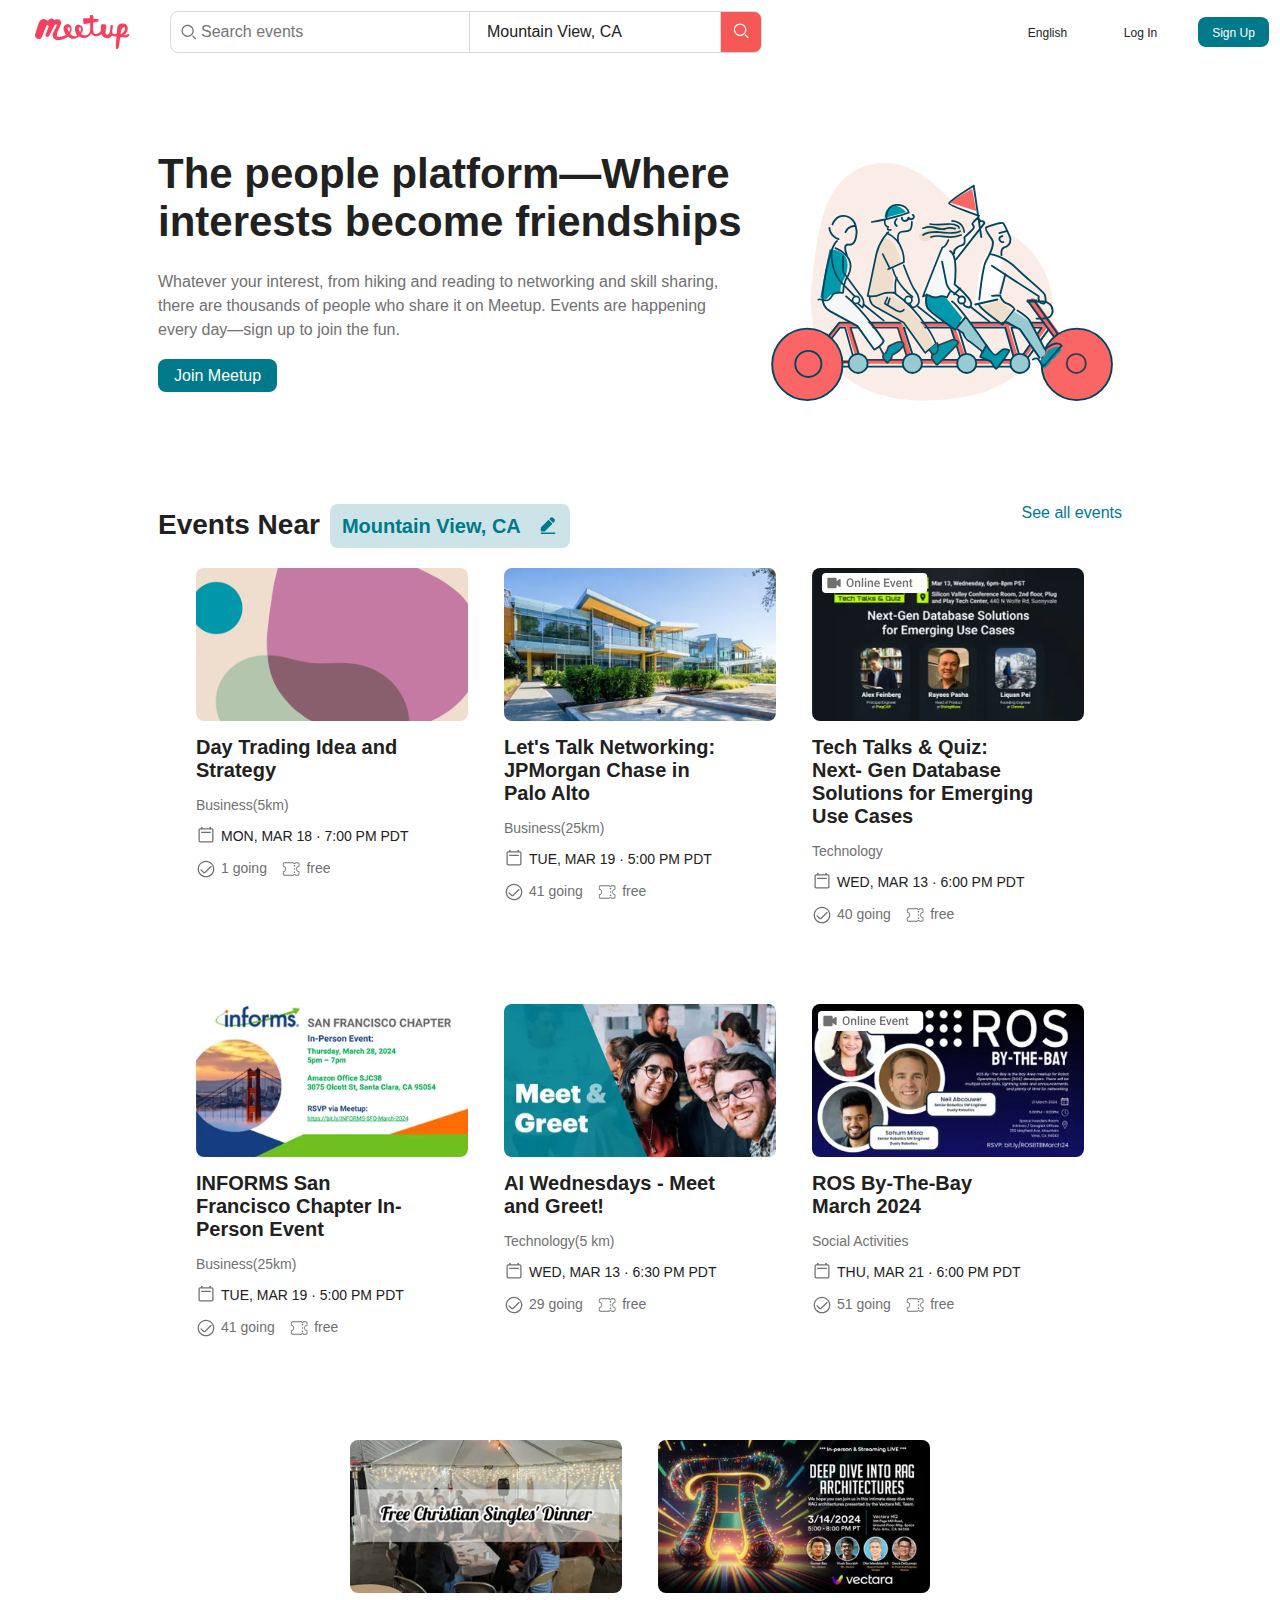
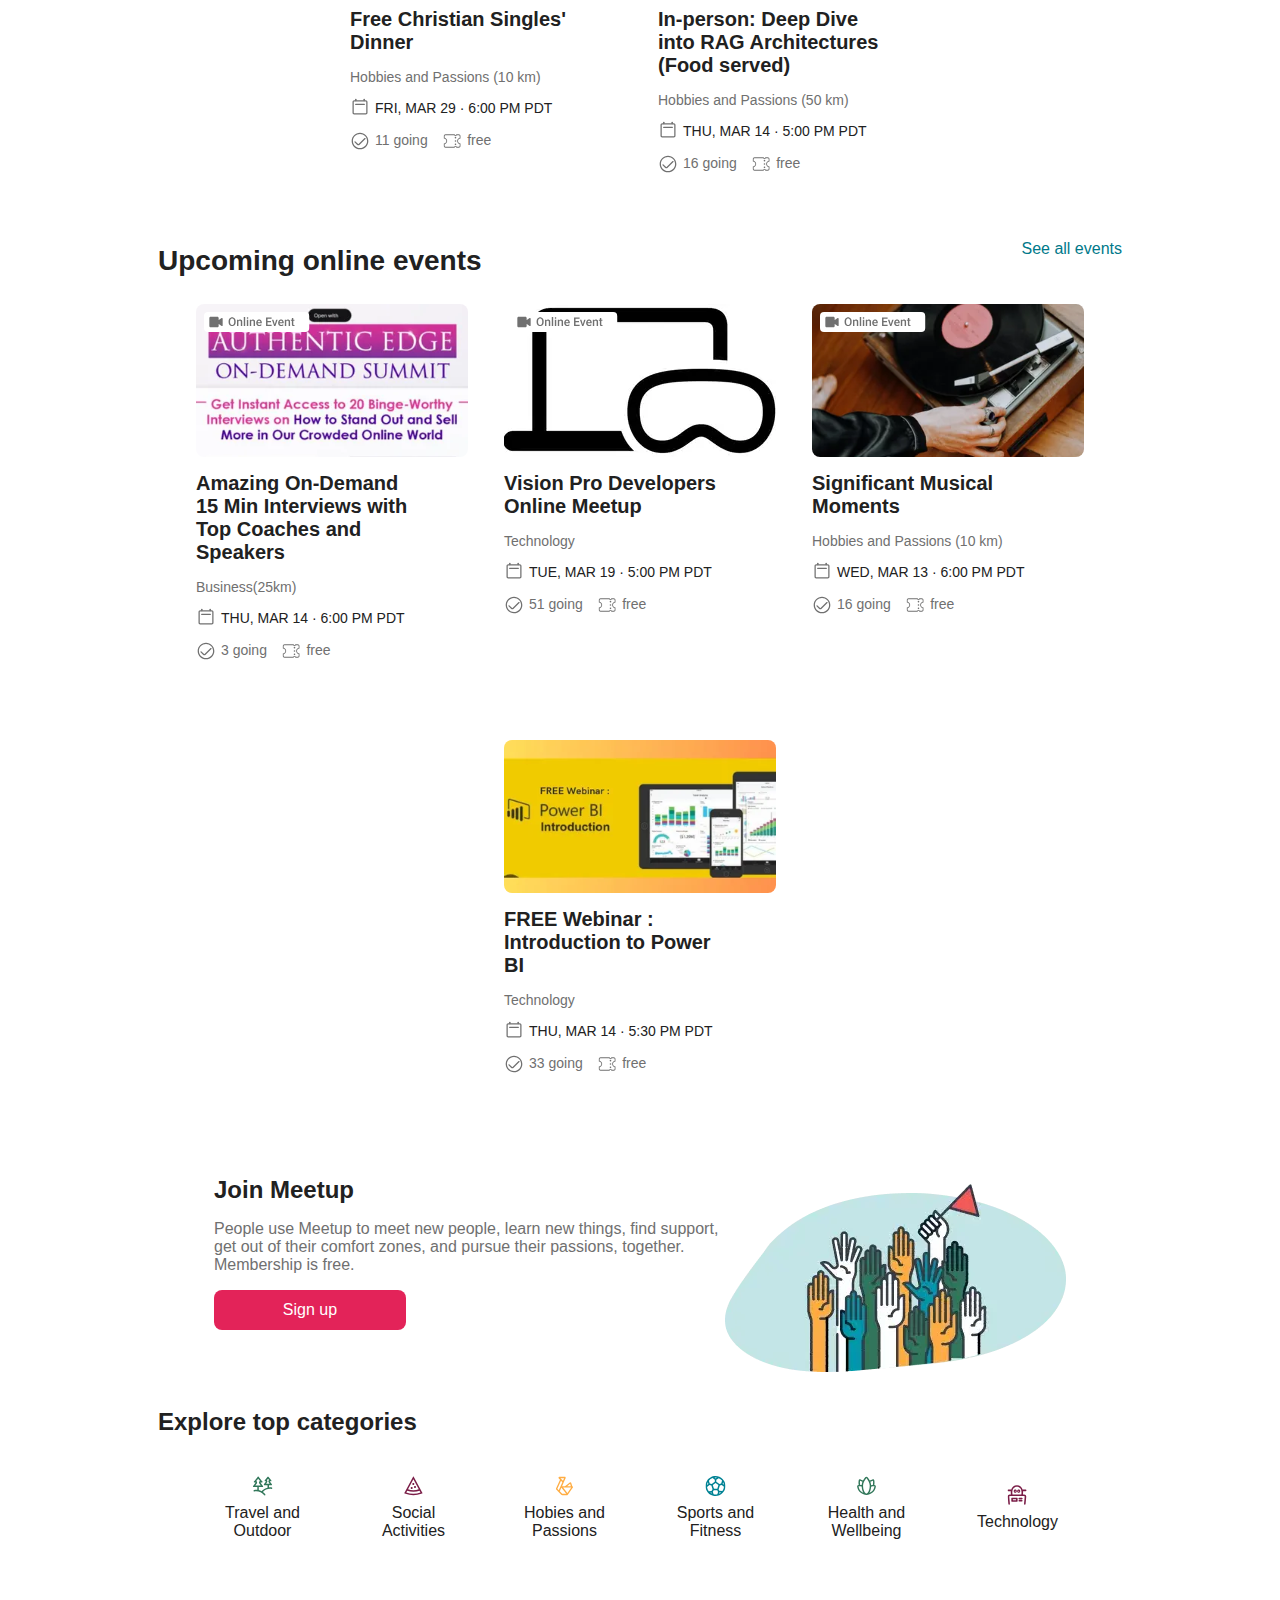
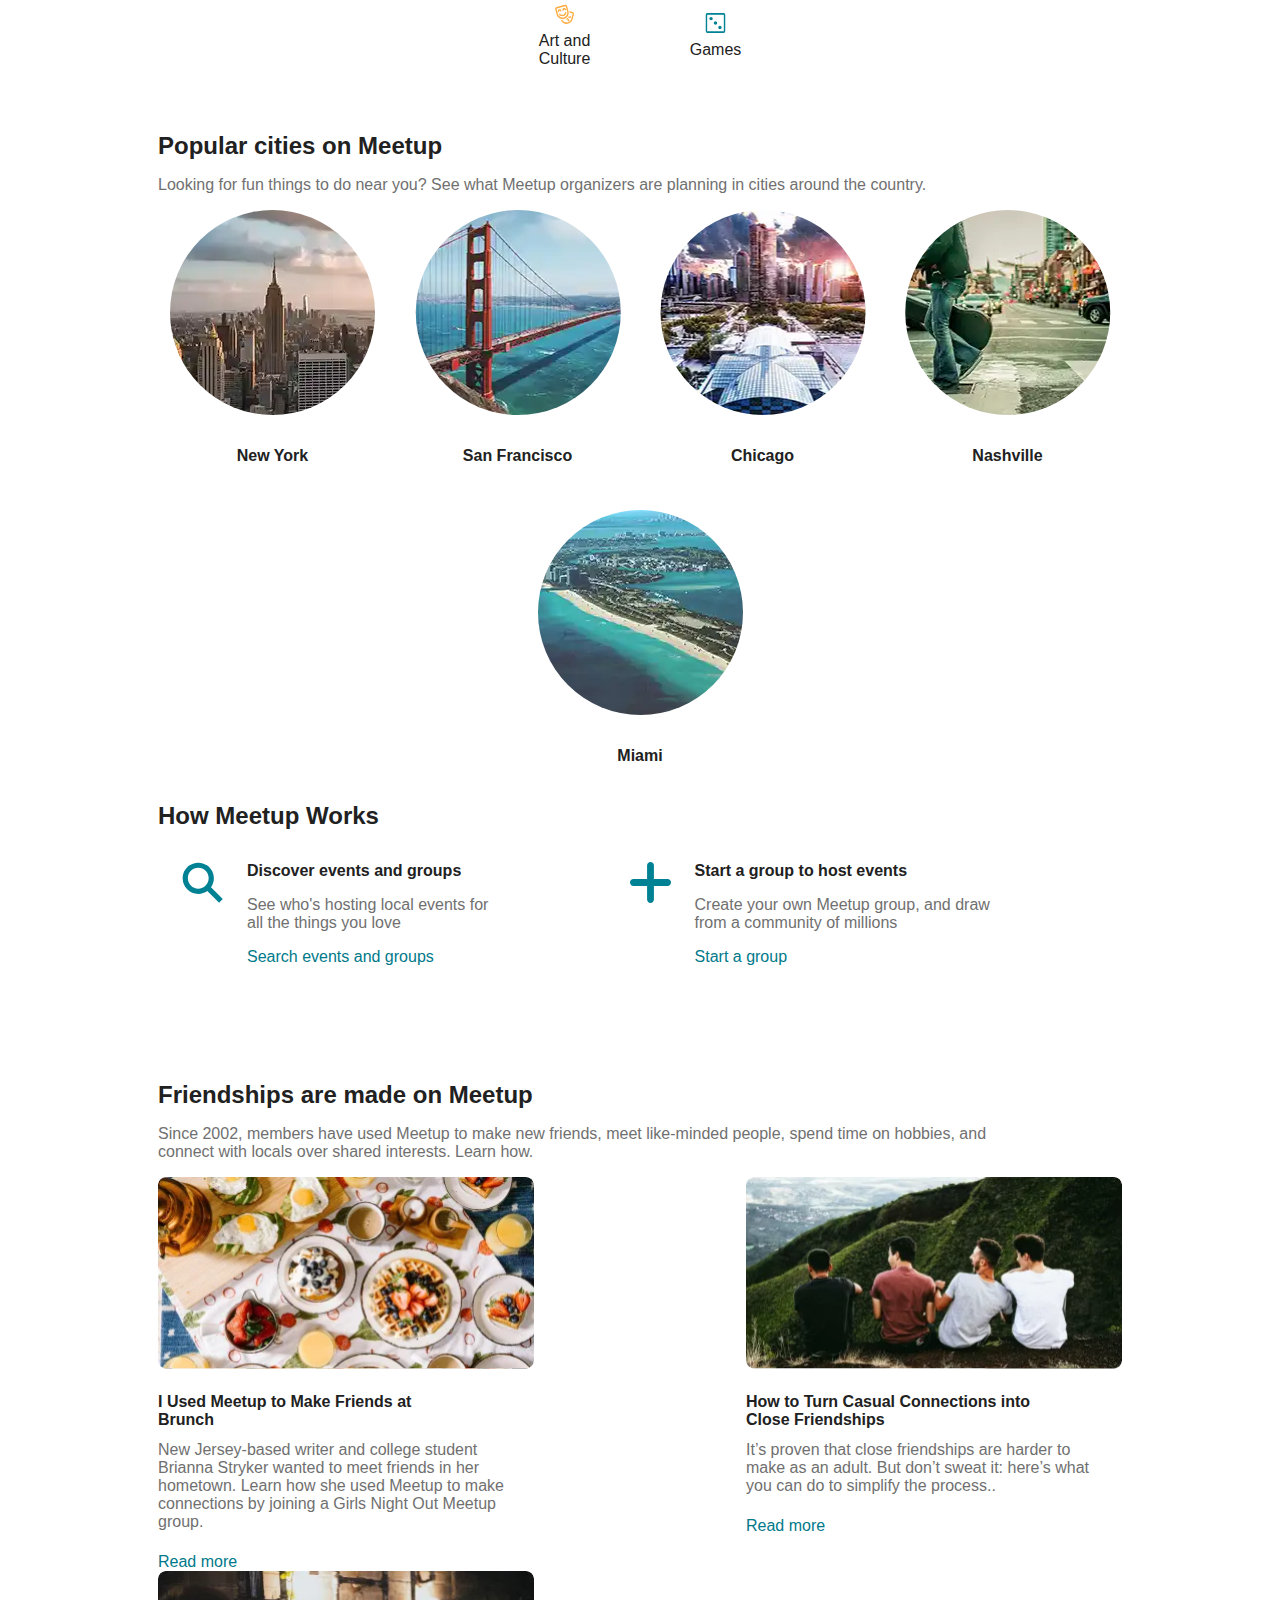
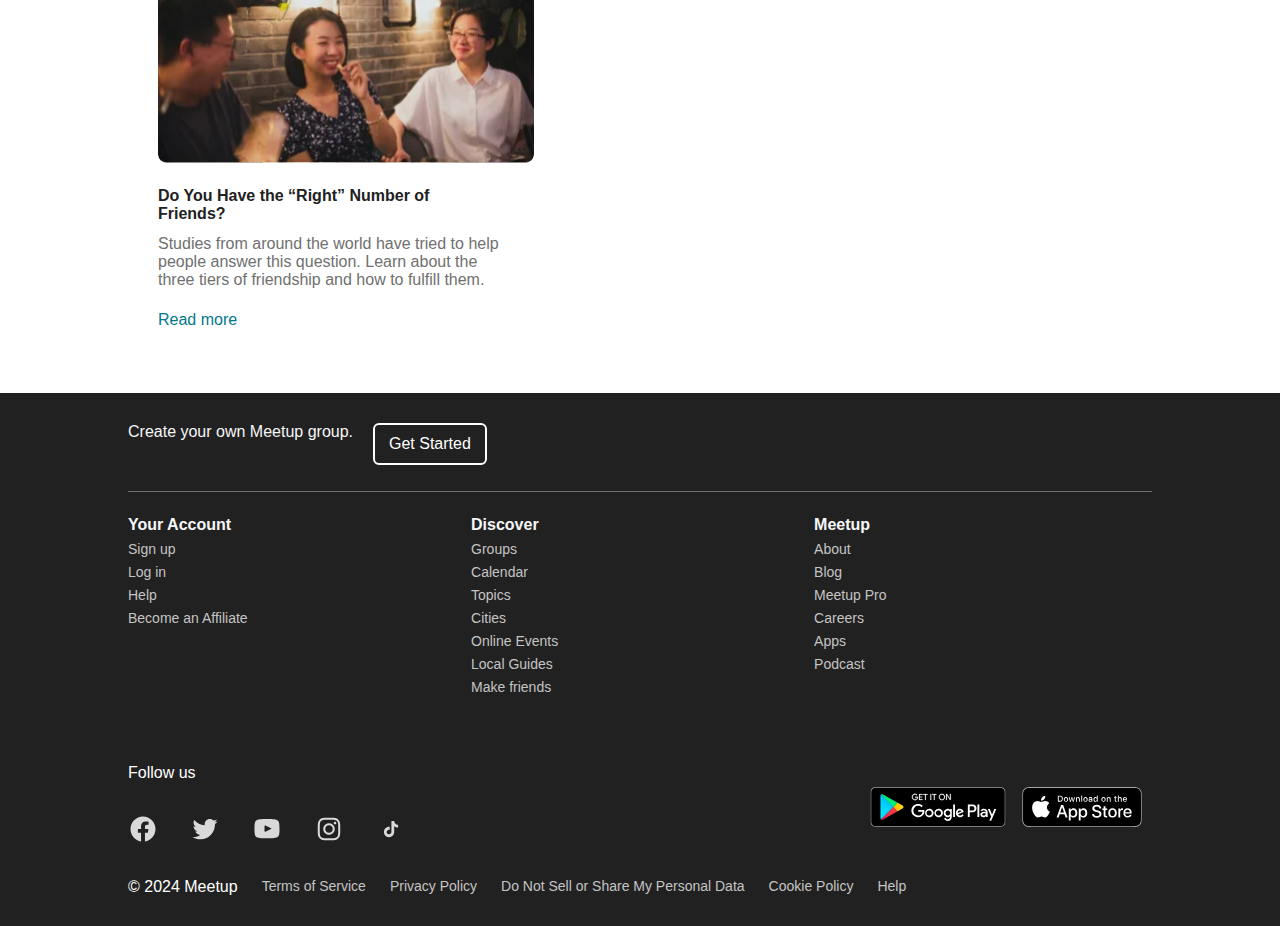
<file: index.html>
<!DOCTYPE html>
<html lang="en">

<head>
    <meta charset="UTF-8">
    <meta name="viewport" content="width=device-width, initial-scale=1.0">
    <title>Meetup </title>
    <link rel="preconnect" href="https://fonts.googleapis.com">
    <link rel="preconnect" href="https://fonts.gstatic.com" crossorigin>
    <link
        href="https://fonts.googleapis.com/css2?family=Ubuntu:ital,wght@0,300;0,400;0,500;0,700;1,300;1,400;1,500;1,700&display=swap"
        rel="stylesheet">
    <link rel="stylesheet" href="./style.css">
</head>

<body>
    <header>
        <div class="header__left--container">
            <a class="logo" href="#">
                <svg width="95" height="34" viewBox="0 0 95 34" fill="none" xmlns="http://www.w3.org/2000/svg">
                    <path fill-rule="evenodd" clip-rule="evenodd"
                        d="M94.3349 19.8614C94.3221 19.7279 94.2906 19.5969 94.2414 19.4721C93.9269 18.6545 92.4957 19.4169 92.007 19.6217C91.1273 19.9906 90.121 20.4768 89.147 20.198C88.8776 20.1206 88.9566 19.8911 89.147 19.7739C89.2422 19.7161 91.7435 18.3009 92.4795 15.1646C93.6575 10.1474 90.0428 8.75178 88.6167 8.58264C87.1667 8.41095 85.5493 8.63449 84.8677 8.90902C82.9359 9.68502 82.4319 11.4104 82.2984 12.4439C82.1157 13.865 82.0945 16.3452 81.9185 17.4612C81.8029 18.1964 81.2556 19.3123 80.1779 19.2061C78.0982 19.0013 77.1429 18.2032 77.2092 16.8925C77.2551 15.9712 77.2423 15.7876 77.5322 13.7444C77.7812 11.9935 77.9384 11.5761 77.9384 11.1758C77.9384 10.0292 76.3975 9.79806 75.8825 10.314C75.4847 10.7126 75.3853 11.526 75.2858 12.8995C75.1924 14.1906 74.9943 15.8701 74.7385 16.8942C74.3407 18.4896 74.181 18.606 73.818 19.0625C73.0642 20.011 71.6712 19.7169 70.9912 19.0701C70.5918 18.6893 70.5374 18.3519 70.6147 17.2342C70.6921 16.1165 70.8748 14.1693 71.1315 12.1388C71.355 10.3624 71.2012 10.0955 70.6555 9.59747C70.1481 9.1334 68.2044 9.20225 67.3043 9.20225C65.9113 9.20225 65.9946 9.86521 65.9028 12.1261C65.8629 13.1128 65.817 14.6104 65.7184 15.7698C65.5586 17.6566 61.9576 19.0761 60.3019 18.9911C58.586 18.9027 58.4211 15.6992 58.3131 14.9538C58.2035 14.2093 58.1602 7.78029 58.3454 7.56186C58.4772 7.40887 59.5098 7.29157 60.6869 7.06124C63.2936 6.55127 63.6684 6.2164 63.6718 5.40045C63.6735 5.00013 63.648 4.44001 63.2044 4.28957C62.9443 4.20118 62.2695 4.10088 61.3745 3.99549C58.7933 3.69121 58.4296 3.78471 58.4151 3.45748C58.3905 2.88461 58.4449 1.78224 58.399 1.34792C58.2868 0.280386 57.0357 -0.0782905 55.6266 0.0152033C55.3487 0.0330521 54.9636 0.123146 54.9331 0.495422C54.9025 0.868547 54.905 1.15583 54.86 1.78734C54.7605 3.19059 54.7325 3.34273 54.1885 3.34018C53.7041 3.33763 49.6738 2.98151 48.8995 3.22969C48.1244 3.47788 48.1559 4.00569 48.0938 4.27002C48.0318 4.53351 48.1703 6.11695 48.2485 6.80031C48.3259 7.48281 48.4754 8.4118 48.5681 8.55119C48.6616 8.69143 48.9522 9.08751 49.7614 8.98636C52.51 8.64214 54.3432 8.22651 54.7155 8.13387C55.0869 8.04038 55.1294 7.99363 55.1336 8.28856C55.1353 8.456 55.205 11.8124 55.2169 12.8094C55.2365 14.5144 55.5246 19.4534 50.93 20.2192C49.0185 20.538 47.2269 19.9812 46.4119 19.0828C45.9495 18.5729 46.1764 18.5066 46.3804 18.1751C46.6898 17.6711 49.2718 14.6376 47.1079 11.4911C45.8322 9.63487 42.7725 9.48783 41.6617 9.96975C40.8008 10.3429 40.1047 11.4996 39.9704 12.9106C39.5556 17.2623 42.0459 19.954 42.1428 20.1198C42.2584 20.3187 41.8232 20.9595 40.3019 21.1822C38.2621 21.4814 35.1302 19.0208 35.2109 18.7004C35.2508 18.5474 36.6379 16.2755 36.671 14.0801C36.6821 13.333 36.4356 12.3496 35.9248 11.356C35.4132 10.3624 33.8034 8.82912 32.0611 9.1657C27.9612 9.95615 28.4286 14.007 28.7125 15.1128C29.3023 17.3991 30.6834 19.4169 30.9087 19.8206C31.2155 20.3688 22.2336 23.9335 21.886 20.5966C21.5401 17.2886 26.4509 10.1559 26.0642 7.38847C25.7157 4.89558 24.0397 4.37372 22.5821 4.34822C21.1653 4.32272 20.7913 4.5488 20.312 4.82759C20.0358 4.98823 19.6388 5.30611 19.0881 4.78084C18.7218 4.43151 18.4796 4.18673 18.092 3.8765C17.8957 3.71926 17.5812 3.51952 17.0543 3.44218C16.5273 3.36483 15.8457 3.44218 15.4122 3.62832C14.9788 3.8153 14.6371 4.14083 14.281 4.45106C13.9241 4.76129 13.0206 5.77612 12.1783 5.40215C11.8129 5.23981 10.5746 4.6202 9.68215 4.23348C7.95769 3.48552 5.47085 4.6967 4.5759 6.29119C3.24239 8.66423 0.611917 17.9864 0.21416 19.2154C-0.679946 21.9761 1.34454 24.2267 4.077 24.0975C5.23118 24.0423 6.00035 23.6199 6.72957 22.2905C7.15112 21.523 11.1117 11.1588 11.4058 10.6625C11.6199 10.3012 12.3322 9.82611 12.9356 10.1355C13.5407 10.4466 13.6606 11.0942 13.5713 11.7036C13.4269 12.6896 10.6341 19.0132 10.527 19.728C10.3442 20.9451 10.9213 21.6216 12.1817 21.6879C13.0452 21.733 13.9062 21.4219 14.5895 20.1308C14.972 19.4092 19.3754 10.5707 19.7655 9.9808C20.1938 9.33314 20.5389 9.1198 20.9741 9.14275C21.3132 9.15975 21.8546 9.2473 21.7186 10.2638C21.586 11.26 18.0453 17.7459 17.673 19.3336C17.1095 21.7423 18.6513 24.9823 22.781 25.1311C24.8326 25.2058 29.5819 24.31 32.2575 22.2778C33.2289 21.54 32.9722 21.4763 33.5774 22.0135C34.4485 22.7861 36.0651 23.874 37.6569 23.874C41.2716 23.874 43.9114 21.6131 44.0313 21.5315C44.0501 21.5186 44.0729 21.513 44.0956 21.5156C44.1182 21.5183 44.1392 21.5291 44.1545 21.546C44.3738 21.784 46.615 23.0342 48.1856 23.0861C51.9244 23.2093 54.1384 21.1312 54.9747 20.1529C55.4346 19.6147 55.8637 19.0509 56.2598 18.4641C56.2711 18.4474 56.286 18.4334 56.3035 18.4233C56.3209 18.4132 56.3405 18.4072 56.3606 18.4057C56.3807 18.4042 56.4009 18.4074 56.4197 18.4148C56.4384 18.4223 56.4552 18.4339 56.4688 18.4488C56.6924 18.6953 58.3786 21.7993 61.7281 21.3709C63.5962 21.1321 66.3745 19.5529 66.5692 19.3395C66.5791 19.3283 66.5918 19.3199 66.606 19.3152C66.6202 19.3104 66.6354 19.3095 66.65 19.3125C66.6647 19.3155 66.6783 19.3224 66.6895 19.3323C66.7006 19.3423 66.709 19.3551 66.7137 19.3693C66.8114 19.6396 67.2389 21.1627 68.9515 22.3738C70.3555 23.3674 73.0582 23.5663 74.2574 22.9059C75.2518 22.3585 75.6505 22.0084 76.3465 21.3114C76.6457 21.0114 77.1012 20.7079 77.9223 20.8822C78.8402 21.0768 81.2658 21.5069 81.4205 21.5808C81.5947 21.6633 81.6219 21.9803 81.5701 22.3118C81.4868 22.8337 81.2896 24.6627 81.089 26.3703C80.8876 28.0778 80.2442 33.775 81.769 33.9858C82.6903 34.1133 83.49 33.2395 83.7016 32.387C84.232 30.2477 84.3289 27.8398 84.6773 25.7745C85.0938 23.3156 85.2587 22.6263 85.4083 22.3517C85.5323 22.124 85.5323 22.1775 87.25 22.3237C88.4399 22.4257 89.4054 22.5914 90.8392 22.3908C92.0274 22.2242 94.4658 21.3233 94.3349 19.8614ZM34.9287 14.3351C34.8718 15.14 34.6653 15.6499 34.2394 16.3911C33.9734 16.8534 33.6981 16.5075 33.5383 16.2789C33.3088 15.9508 32.1359 13.0967 33.0317 12.5077C33.2842 12.3419 33.7847 12.2467 34.1468 12.4499C34.5089 12.6522 34.7273 12.9471 34.8267 13.276C34.9287 13.6101 34.9661 13.797 34.9287 14.3351ZM46.0557 14.7498C45.9512 15.6763 45.5585 16.2007 45.4141 16.3953C45.1582 16.7387 45.0554 16.8738 44.8106 16.6248C44.6117 16.4225 43.8681 14.9079 43.761 13.9092C43.7023 13.3721 43.8511 12.6046 44.3015 12.4244C44.7758 12.2348 45.256 12.3207 45.5934 12.7618C46.1229 13.4562 46.1305 14.0911 46.0557 14.7498ZM86.4358 18.81C85.8774 19.0395 85.6343 18.8993 85.6666 17.9754C85.6734 17.7765 86.5701 13.1417 88.2844 12.302C88.7705 12.064 89.2635 12.0742 89.6051 12.455C90.2511 13.1749 90.0811 14.2841 89.5949 15.2955C88.8912 16.7634 87.2033 18.4947 86.4358 18.81Z"
                        fill="#F64060" />
                </svg>
            </a>
            <div class="search__events">
                <input type="search" class="search" placeholder="Search events">
                <div class="search__events--result">
                    <div class="text">Mountain View, CA</div>
                    <button class="btn"><svg width="16" height="16" viewBox="0 0 16 16" fill="none"
                            xmlns="http://www.w3.org/2000/svg">
                            <path fill-rule="evenodd" clip-rule="evenodd"
                                d="M12.0898 6.75C12.0898 9.51142 9.85126 11.75 7.08984 11.75C4.32842 11.75 2.08984 9.51142 2.08984 6.75C2.08984 3.98857 4.32842 1.75 7.08984 1.75C9.85126 1.75 12.0898 3.98857 12.0898 6.75ZM13.3398 6.75C13.3398 10.2017 10.5416 13 7.08984 13C3.63806 13 0.839844 10.2017 0.839844 6.75C0.839844 3.29822 3.63806 0.5 7.08984 0.5C10.5416 0.5 13.3398 3.29822 13.3398 6.75ZM12.0646 12.6086L11.6372 12.1812C11.9571 11.9131 12.2529 11.6173 12.521 11.2973L12.9484 11.7247L15.4484 14.2247C15.6925 14.4688 15.6925 14.8645 15.4484 15.1086C15.2043 15.3527 14.8087 15.3527 14.5646 15.1086L12.0646 12.6086Z"
                                fill="white" />
                        </svg>
                    </button>
                </div>
            </div>
        </div>
        <div class="header__right--container">
            <button class="primary__button language">
                   English</button>
            <button class="primary__button">Log In</button>
            <button class="primary__button active">Sign Up</button>
        </div>

    </header>
<main>
    <section class="hero">
        <div class="container">
            <div class="hero__items">
                <div class="hero__items--text">
                    <h1>The people platform—Where
                        interests become friendships</h1>
                    <p>Whatever your interest, from hiking and reading to networking and skill sharing,
                        there are thousands of people who share it on Meetup. Events are happening
                        every day—sign up to join the fun.</p>

                    <a class="join__button active" href="http://127.0.0.1:5500/events.html">Join Meetup</a>
                </div>
                <img src="/img/irl_event.svg" alt="">
            </div>
        </div>

    </section>
    <section class="events">
        <div class="container">
            <div class="events__bar">
                <div class="events__bar--left">
                    <h2>Events Near</h2>
                    <div class="event_input">
                        <input type="text" value="Mountain View, CA" maxlength="18">
                        <button class="input-btn"><svg width="23" height="23" viewBox="0 0 23 23" fill="none"
                                xmlns="http://www.w3.org/2000/svg">
                                <path fill-rule="evenodd" clip-rule="evenodd"
                                    d="M13.5205 3.79967C14.2364 3.0837 15.3972 3.0837 16.1132 3.79967L17.4096 5.09603C18.1256 5.81199 18.1256 6.97279 17.4096 7.68875L16.1132 8.98511L12.2242 5.09603L13.5205 3.79967ZM11.5759 5.74419L15.465 9.63328L7.9553 17.143C7.78339 17.3149 7.55024 17.4115 7.30712 17.4115H4.25607C4.00293 17.4115 3.79773 17.2062 3.79773 16.9531V13.9021C3.79773 13.6589 3.8943 13.4258 4.06622 13.2539L11.5759 5.74419ZM4.37402 18.5449C3.99433 18.5449 3.68652 18.8527 3.68652 19.2324C3.68652 19.6122 3.99433 19.9199 4.37402 19.9199H17.6657C18.0454 19.9199 18.3532 19.6122 18.3532 19.2324C18.3532 18.8527 18.0454 18.5449 17.6657 18.5449H4.37402Z"
                                    fill="#00798A" />
                            </svg>
                        </button>
                    </div>
                </div>
                <a href="#">See all events</a>
            </div>
            <div class="events__cards">
                <div class="card">
                    <img src="/img/event1.svg " alt="">
                    <div class="card__text">
                        <h3>Day Trading Idea and
                            Strategy</h3>
                        <span>Business(5km)</span>
                        <span class="time">Mon, Mar 18 · 7:00 PM PDT</span>
                        <div class="event__info">
                            <span class="goings">1 going</span>
                            <span class="ticket">free</span>
                        </div>
                    </div>
                </div>
                <div class="card">

                    <img src="/img/event2.svg " alt="">
                    <div class="card__text">
                        <h3>Let's Talk Networking: JPMorgan Chase in
                            Palo Alto</h3>
                        <span>Business(25km)</span>
                        <span class="time">Tue, Mar 19 · 5:00 PM PDT</span>
                        <div class="event__info">
                            <span class="goings">41 going</span>
                            <span class="ticket">free</span>
                        </div>
                    </div>
                </div>
                <div class="card">
                    <img src="/img/event3.svg " alt="">
                    <div class="card__text">
                        <h3>Tech Talks & Quiz: Next-
                            Gen Database Solutions
                            for Emerging Use Cases</h3>
                        <span>Technology</span>
                        <span class="time">Wed, Mar 13 · 6:00 PM PDT</span>
                        <div class="event__info">
                            <span class="goings">40 going</span>
                            <span class="ticket">free</span>
                        </div>
                    </div>
                </div>
                <div class="card">
                    <img src="/img/event4.svg " alt="">
                    <div class="card__text">
                        <h3>INFORMS San Francisco
                            Chapter In-Person Event</h3>
                        <span>Business(25km)</span>
                        <span class="time">Tue, Mar 19 · 5:00 PM PDT</span>
                        <div class="event__info">
                            <span class="goings">41 going</span>
                            <span class="ticket">free</span>
                        </div>
                    </div>
                </div>
                <div class="card">
                    <img src="/img/event5.svg " alt="">
                    <div class="card__text">
                        <h3>AI Wednesdays - Meet
                            and Greet!</h3>
                        <span>Technology(5 km)</span>
                        <span class="time">Wed, Mar 13 · 6:30 PM PDT</span>
                        <div class="event__info">
                            <span class="goings">29 going</span>
                            <span class="ticket">free</span>
                        </div>
                    </div>
                </div>
                <div class="card">
                    <img src="/img/event6.svg " alt="">
                    <div class="card__text">
                        <h3>ROS By-The-Bay March
                            2024</h3>
                        <span>Social Activities</span>
                        <span class="time">Thu, Mar 21 · 6:00 PM PDT</span>
                        <div class="event__info">
                            <span class="goings">51 going</span>
                            <span class="ticket">free</span>
                        </div>
                    </div>
                </div>
                <div class="card">
                    <img src="/img/event7.svg " alt="">
                    <div class="card__text">
                        <h3>Free Christian Singles'
                            Dinner</h3>
                        <span>Hobbies and Passions (10 km)</span>
                        <span class="time">Fri, Mar 29 · 6:00 PM PDT</span>
                        <div class="event__info">
                            <span class="goings">11 going</span>
                            <span class="ticket">free</span>
                        </div>
                    </div>
                </div>
                <div class="card">
                    <img src="/img/event8.svg " alt="">
                    <div class="card__text">
                        <h3>In-person: Deep Dive into
                            RAG Architectures (Food
                            served)</h3>
                        <span>Hobbies and Passions (50 km)</span>
                        <span class="time">Thu, Mar 14 · 5:00 PM PDT</span>
                        <div class="event__info">
                            <span class="goings">16 going</span>
                            <span class="ticket">free</span>
                        </div>
                    </div>
                </div>
            </div>
            <div class="events__bar">
                <div class="events__bar--left">
                    <h2>Upcoming online events</h2>

                </div>
                <a href="#">See all events</a>
            </div>
            <div class="events__cards">
                <div class="card">

                    <img src="/img/event9.svg " alt="">
                    <div class="card__text">
                        <h3>Amazing On-Demand 15
                            Min Interviews with Top
                            Coaches and Speakers</h3>
                        <span>Business(25km)</span>
                        <span class="time">Thu, Mar 14 · 6:00 PM PDT</span>
                        <div class="event__info">
                            <span class="goings">3 going</span>
                            <span class="ticket">free</span>
                        </div>
                    </div>
                </div>
                <div class="card">
                    <img src="/img/event10.svg " alt="">
                    <div class="card__text">
                        <h3>Vision Pro Developers
                            Online Meetup</h3>
                        <span>Technology</span>
                        <span class="time">Tue, Mar 19 · 5:00 PM PDT</span>
                        <div class="event__info">
                            <span class="goings">51 going</span>
                            <span class="ticket">free</span>
                        </div>
                    </div>
                </div>
                <div class="card">
                    <img src="/img/event11.svg " alt="">
                    <div class="card__text">
                        <h3>Significant Musical
                            Moments</h3>
                        <span>Hobbies and Passions (10 km)</span>
                        <span class="time">Wed, Mar 13 · 6:00 PM PDT</span>
                        <div class="event__info">
                            <span class="goings">16 going</span>
                            <span class="ticket">free</span>
                        </div>
                    </div>
                </div>
                <div class="card">
                    <img src="/img/event12.svg " alt="">
                    <div class="card__text">
                        <h3>FREE Webinar :
                            Introduction to Power BI</h3>
                        <span>Technology</span>
                        <span class="time">Thu, Mar 14 · 5:30 PM PDT</span>
                        <div class="event__info">
                            <span class="goings">33 going</span>
                            <span class="ticket">free</span>
                        </div>
                    </div>
                </div>
            </div>
    </section>
    <section class="meetup_info">
        <div class="container">
            <div class="signup">
                <div class="signup--text">
                    <h2>Join Meetup</h2>
                    <p>People use Meetup to meet new people, learn new things, find support, get out of their
                        comfort zones, and pursue their passions, together. Membership is free.</p>
                    <button class="signup_btn">Sign up</button>
                </div>
                <img src="/img/signupimg.svg" alt="img">
            </div>
            <div class="categories">
                <h2>Explore top categories</h2>
                <div class="categories--items">
                    <div class="category">
                        <img src="/img/category/travel_and_outdoor.svg.svg" alt="">
                        <span class="text">Travel and Outdoor</span>
                    </div>

                    <div class="category">
                        <img src="/img/category/social_activities.svg.svg" alt="">
                        <span class="text">Social Activities</span>
                    </div>
                    <div class="category">
                        <img src="/img/category/hobbies_and_passions.svg fill.svg" alt="">
                        <span class="text">Hobies and Passions</span>
                    </div>
                    <div class="category">
                        <img src="/img/category/sports_and_fitness.svg.svg" alt="">
                        <span class="text">Sports and Fitness</span>
                    </div>
                    <div class="category">
                        <img src="/img/category/health_and_wellness.svg.svg" alt="">
                        <span class="text">Health and Wellbeing </span>
                    </div>
                    <div class="category">
                        <img src="/img/category/technology.svg.svg" alt="">
                        <span class="text">Technology</span>
                    </div>
                    <div class="category">
                        <img src="/img/category/art_and_culture.svg.svg" alt="">
                        <span class="text">Art and Culture</span>

                    </div>
                    <div class="category">
                        <img src="/img/category/games.svg.svg" alt="">
                        <span class="text">Games</span>
                    </div>
                </div>
            </div>
            <div class="cities">
                <h2>Popular cities on Meetup</h2>
                <p>Looking for fun things to do near you? See what Meetup organizers are planning in cities around the
                    country.</p>
                <div class="cities__images">
                    <div class="city">
                        <img src="/img/cities/new_york.svg" alt="img">
                        <h4>New York</h4>
                    </div>
                    <div class="city">
                        <img src="/img/cities/san_francisco.svg" alt="img">
                        <h4>San Francisco</h4>
                    </div>
                    <div class="city">
                        <img src="/img/cities/chicago.svg" alt="img">
                        <h4>Chicago</h4>
                    </div>
                    <div class="city">
                        <img src="/img/cities/nashville.svg" alt="img">
                        <h4>Nashville</h4>
                    </div>
                    <div class="city">
                        <img src="/img/cities/miami.svg" alt="img">
                        <h4>Miami</h4>
                    </div>

                </div>
            </div>
            <div class="how_it_works">
                <h2>How Meetup Works</h2>
                <div class="boxes">
                    <div class="items__box">
                        <img src="/img/cities/search.svg.svg" alt="">
                        <div class="items__box--text">
                            <h4>Discover events and groups</h4>
                            <p>See who's hosting local events for all the things
                                you love</p>
                            <a href="#">Search events and groups</a>
                        </div>
                    </div>
                    <div class="items__box">
                        <img src="/img/cities/plus.svg.svg" alt="">
                        <div class="items__box--text">
                            <h4>Start a group to host events</h4>
                            <p>Create your own Meetup group, and draw from a
                                community of millions</p>
                            <a href="#">Start a group</a>
                        </div>
                    </div>
                </div>
            </div>
        </div>
    </section>
    <section class="friendship">
        <div class="container">
            <h2>Friendships are made on Meetup</h2>
            <p class="para1">Since 2002, members have used Meetup to make new friends, meet like-minded people, spend
                time on hobbies,
                and
                connect with locals over shared interests. Learn how.</p>
            <div class="articles">
                <div class="article">
                    <img src="/img/articles/first_article.svg" alt="">
                    <h4>I Used Meetup to Make Friends at
                        Brunch</h4>
                    <p>New Jersey-based writer and college student
                        Brianna Stryker wanted to meet friends in her
                        hometown. Learn how she used Meetup to make
                        connections by joining a Girls Night Out Meetup
                        group.</p>
                    <a href="#">Read more</a>

                </div>
                <div class="article">
                    <img src="/img/articles/second_article.svg" alt="">
                    <h4>How to Turn Casual Connections into
                        Close Friendships</h4>
                    <p>It’s proven that close friendships are harder to
                        make as an adult. But don’t sweat it: here’s what
                        you can do to simplify the process..</p>
                    <a href="#">Read more</a>

                </div>
                <div class="article">
                    <img src="/img/articles/third_article.svg" alt="">
                    <h4>Do You Have the “Right” Number of
                        Friends?</h4>
                    <p>Studies from around the world have tried to help
                        people answer this question. Learn about the
                        three tiers of friendship and how to fulfill them.</p>
                    <a href="#">Read more</a>

                </div>
            </div>
        </div>
    </section>
</main>
    <footer>
        <div class="container">

        
        <div class="create_group">
            <span>Create your own Meetup group.</span>

            <button class="footer__btn">Get Started</button>

        </div>
        <div class="links">
            <div class="column">
                <h4>Your Account</h4>
                <a href="#">Sign up</a>
                <a href="#"> Log in</a>
                <a href="#"> Help</a>
                <a href="#"> Become an Affiliate</a>
            </div>
            <div class="column">
                <h4>Discover</h4>
                <a href="#">Groups</a>
                <a href="#">Calendar</a>
                <a href="#">Topics</a>
                <a href="#">Cities</a>
                <a href="#">Online Events</a>
                <a href="#">Local Guides</a>
                <a href="#"> Make friends</a>
            </div>
            <div class="column">
                <h4>Meetup</h4>
                <a href="#">About</a>
                <a href="#">Blog</a>
                <a href="#">Meetup Pro</a>
                <a href="#">Careers</a>
                <a href="#">Apps</a>
                <a href="#">Podcast</a>
            </div>
        </div>
        <div class="social">
            <div class="social_links">
                <h4>Follow us</h4>
                <a href="#">
                <svg width="30" height="30" viewBox="0 0 30 30" fill="none" xmlns="http://www.w3.org/2000/svg">
                    <path fill-rule="evenodd" clip-rule="evenodd"
                        d="M27.5 15.076C27.5 8.13101 21.903 2.5 15 2.5C8.09698 2.5 2.5 8.13101 2.5 15.076C2.5 21.3525 7.07043 26.5555 13.0471 27.5V18.7121H9.87238V15.076H13.0471V12.3047C13.0471 9.15315 14.9139 7.41115 17.7686 7.41115C19.1361 7.41115 20.5671 7.65697 20.5671 7.65697V10.7519H18.9902C17.4381 10.7519 16.9529 11.7211 16.9529 12.7168V15.0759H20.4194L19.8656 18.712H16.9529V27.4999C22.9295 26.5571 27.5 21.3542 27.5 15.076Z"
                        fill="#D9D9D9" />
                        
                </svg>
            </a>
            <a href="#">
                <svg width="30" height="30" viewBox="0 0 30 30" fill="none" xmlns="http://www.w3.org/2000/svg">
                    <path
                        d="M27.5 7.40507C26.5801 7.81301 25.5916 8.08872 24.5541 8.21271C25.6131 7.57791 26.4264 6.57275 26.8094 5.3751C25.8184 5.96282 24.7206 6.38969 23.5524 6.61975C22.6166 5.62293 21.2838 5 19.8085 5C16.9759 5 14.6792 7.29645 14.6792 10.1289C14.6792 10.5309 14.7247 10.9224 14.8121 11.2978C10.5494 11.0839 6.77009 9.04194 4.24037 5.93886C3.79887 6.69639 3.54594 7.57745 3.54594 8.51741C3.54594 10.2968 4.45151 11.8668 5.82775 12.7865C4.98692 12.7599 4.19611 12.5291 3.50451 12.145C3.50415 12.1664 3.50415 12.1879 3.50415 12.2095C3.50415 14.6946 5.27214 16.7676 7.61851 17.2388C7.18809 17.356 6.73497 17.4186 6.26715 17.4186C5.93666 17.4186 5.61532 17.3865 5.30222 17.3266C5.95486 19.3644 7.84904 20.8472 10.0935 20.8886C8.33809 22.2642 6.1265 23.0842 3.72353 23.0842C3.30956 23.0842 2.90126 23.06 2.5 23.0126C4.76984 24.4679 7.46589 25.317 10.3624 25.317C19.7965 25.317 24.9555 17.5015 24.9555 10.7237C24.9555 10.5013 24.9505 10.2801 24.9406 10.0602C25.9427 9.33702 26.8124 8.43365 27.5 7.40507Z"
                        fill="#D9D9D9" />
                </svg>
                </a>
                <a href="#">
                <svg width="30" height="30" viewBox="0 0 30 30" fill="none" xmlns="http://www.w3.org/2000/svg">
                    <path
                        d="M15 5C2.715 5 2.5 6.0925 2.5 14.625C2.5 23.1575 2.715 24.25 15 24.25C27.285 24.25 27.5 23.1575 27.5 14.625C27.5 6.0925 27.285 5 15 5ZM19.0063 15.0425L13.3938 17.6625C12.9025 17.89 12.5 17.635 12.5 17.0925V12.1575C12.5 11.6162 12.9025 11.36 13.3938 11.5875L19.0063 14.2075C19.4975 14.4375 19.4975 14.8125 19.0063 15.0425Z"
                        fill="#D9D9D9" />
                </svg>
                </a>
                <a href="#">
                <svg width="30" height="30" viewBox="0 0 30 30" fill="none" xmlns="http://www.w3.org/2000/svg">
                    <path fill-rule="evenodd" clip-rule="evenodd"
                        d="M24.1561 19.5454C24.1061 20.6424 23.9226 21.2384 23.7704 21.6343C23.5658 22.1591 23.3216 22.5344 22.9257 22.928C22.5344 23.3216 22.1591 23.5651 21.6343 23.7675C21.2384 23.9221 20.6401 24.1061 19.5432 24.1584C18.3572 24.2106 18.0059 24.2217 14.9986 24.2217C11.9941 24.2217 11.6399 24.2106 10.454 24.1584C9.35708 24.1061 8.76163 23.9221 8.36574 23.7675C7.83813 23.5651 7.46564 23.3216 7.072 22.928C6.67557 22.5344 6.43151 22.1591 6.22969 21.6343C6.07732 21.2384 5.8911 20.6424 5.84381 19.5454C5.78601 18.3595 5.77542 18.0026 5.77542 15.0014C5.77542 11.9941 5.78601 11.6399 5.84381 10.454C5.8911 9.35708 6.07732 8.76162 6.22969 8.3624C6.43151 7.83812 6.67557 7.46505 7.072 7.07141C7.46564 6.67836 7.83813 6.43426 8.36574 6.22969C8.76163 6.07457 9.35708 5.89331 10.454 5.84106C11.6399 5.78878 11.9941 5.77542 14.9986 5.77542C18.0059 5.77542 18.3572 5.78878 19.5432 5.84106C20.6401 5.89331 21.2384 6.07457 21.6343 6.22969C22.1591 6.43426 22.5344 6.67836 22.9257 7.07141C23.3216 7.46505 23.5658 7.83812 23.7704 8.3624C23.9226 8.76162 24.1061 9.35708 24.1561 10.454C24.2113 11.6399 24.2245 11.9941 24.2245 15.0014C24.2245 18.0026 24.2113 18.3595 24.1561 19.5454ZM26.1816 10.3617C26.1266 9.16301 25.9375 8.34406 25.6567 7.63076C25.371 6.89074 24.9879 6.26359 24.3608 5.63645C23.7364 5.01209 23.1092 4.62901 22.3692 4.33991C21.6531 4.06191 20.837 3.87064 19.6378 3.81839C18.4385 3.76055 18.0554 3.75 14.9986 3.75C11.9446 3.75 11.5588 3.76055 10.3595 3.81839C9.16301 3.87064 8.34739 4.06191 7.62796 4.33991C6.89074 4.62901 6.26359 5.01209 5.63924 5.63645C5.01209 6.26359 4.629 6.89074 4.34045 7.63076C4.06245 8.34406 3.87342 9.16301 3.81559 10.3617C3.76334 11.561 3.75 11.9446 3.75 15.0014C3.75 18.0554 3.76334 18.4385 3.81559 19.6378C3.87342 20.8342 4.06245 21.6526 4.34045 22.3692C4.629 23.1065 5.01209 23.7364 5.63924 24.3608C6.26359 24.9851 6.89074 25.371 7.62796 25.6595C8.34739 25.9375 9.16301 26.1266 10.3595 26.1816C11.5588 26.2366 11.9446 26.25 14.9986 26.25C18.0554 26.25 18.4385 26.2366 19.6378 26.1816C20.837 26.1266 21.6531 25.9375 22.3692 25.6595C23.1092 25.371 23.7364 24.9851 24.3608 24.3608C24.9879 23.7364 25.371 23.1065 25.6567 22.3692C25.9375 21.6526 26.1266 20.8342 26.1816 19.6378C26.2366 18.4385 26.25 18.0554 26.25 15.0014C26.25 11.9446 26.2366 11.561 26.1816 10.3617ZM22.3559 8.99508C22.3559 8.2473 21.7499 7.6435 21.0049 7.6435C20.2599 7.6435 19.6532 8.2473 19.6532 8.99508C19.6532 9.7401 20.2599 10.3439 21.0049 10.3439C21.7499 10.3439 22.3559 9.7401 22.3559 8.99508ZM11.2491 15.0014C11.2491 17.0712 12.9286 18.7481 14.9986 18.7481C17.0691 18.7481 18.7509 17.0712 18.7509 15.0014C18.7509 12.9281 17.0691 11.2491 14.9986 11.2491C12.9286 11.2491 11.2491 12.9281 11.2491 15.0014ZM9.22365 15.0014C9.22365 11.8106 11.8078 9.22089 14.9986 9.22089C18.1894 9.22089 20.7764 11.8106 20.7764 15.0014C20.7764 18.1894 18.1894 20.7764 14.9986 20.7764C11.8078 20.7764 9.22365 18.1894 9.22365 15.0014Z"
                        fill="#D9D9D9" />
                </svg>
                </a>
                <a href="#">
                <svg width="30" height="30" viewBox="0 0 30 30" fill="none" xmlns="http://www.w3.org/2000/svg">
                    <path
                        d="M19.9693 10.1337C19.0929 9.56389 18.4634 8.6495 18.2653 7.58589C18.2219 7.35254 18.1974 7.11649 18.1974 6.875H15.4028L15.3973 18.0729C15.3512 19.3264 14.3174 20.333 13.0531 20.333C12.6597 20.333 12.2906 20.2354 11.965 20.0644C11.2162 19.671 10.7061 18.8869 10.7061 17.986C10.7061 16.6917 11.7588 15.6362 13.0558 15.6362C13.2973 15.6362 13.5306 15.677 13.7477 15.7448V13.5551V12.8931C13.5198 12.8632 13.2891 12.8416 13.0558 12.8416C10.2204 12.8416 7.91406 15.1479 7.91406 17.9832C7.91406 19.7225 8.78233 21.2636 10.1091 22.1944C10.9448 22.7804 11.9596 23.125 13.0558 23.125C15.8912 23.125 18.1974 20.8187 18.1974 17.9832V12.3043C19.2937 13.0911 20.6368 13.5551 22.0857 13.5551V11.3845V10.7632C21.3042 10.7605 20.5771 10.5298 19.9693 10.1337Z"
                        fill="#D9D9D9" />
                </svg>
            </a>

            </div>
            <div class="mobile_links">
                <a href="#">
                <img src="/img//sociallinks/Google Play.svg" alt="img"></a>
                <a href="#">
                <img src="/img/sociallinks/app store.svg" alt="img"></a>
            </div>
        </div>
        <div class="docs__links">
            <span>© 2024 Meetup</span>
            <a href="#">Terms of Service</a>
            <a href="#">Privacy Policy</a>
            <a href="#">Do Not Sell or Share My Personal Data</a>
            <a href="#">Cookie Policy</a>
            <a href="#">Help</a>
            
        </div>
    </div>
    </footer>

    <script src="./main.js"></script>
</body>

</html>
</file>
<file: style.css>
:root a:hover {
  text-decoration: underline 2px;

}

header .header__right--container .primary__button, .hero .container .hero__items .join__button {
  padding: 8px 16px;
  font-size: 16px;
  border-radius: 8px;
  line-height: 20px;
  border: none;
  background-color: #fff;
}
header .header__right--container .primary__button:hover, .hero .container .hero__items .join__button:hover {
  background-color: #00798A;
  color: #fff;
}

button {
  cursor: pointer;
}

.hero {
  max-width: 1512px;
  padding: 86px 158px;
  margin: 0 auto;
}
.hero .container .hero__items {
  display: flex;
  justify-content: space-between;
}
.hero .container .hero__items--text {
  max-width: 620px;
}
.hero .container .hero__items--text h1 {
  margin-bottom: 24px;
}
.hero .container .hero__items--text p {
  font-size: 16px;
  line-height: 24px;
  margin-bottom: 24px;
}
.hero .container .hero__items .join__button.active {
  background-color: #00798A;
  color: #fff;
}
.hero .container .hero__items img {
  max-width: 379px;
}

@media (max-width: 886px) {
  .hero {
    padding: 50px 20px;
    margin-top: 32px;
  }
  .hero .hero__items {
    display: flex;
    flex-direction: column;
    align-items: center;
  }
  .hero .hero__items--text {
    text-align: center;
  }
  .hero .hero__items--text h1 {
    font-size: 32px;
  }
}
@media (max-width: 393px) {
  .hero {
    padding: 30px 20px;
  }
  .hero .hero__items {
    display: flex;
    flex-direction: column;
  }
  .hero .hero__items--text {
    text-align: center;
  }
  .hero .hero__items--text h1 {
    font-size: 25px;
  }
}
header {
  height: 64px;
  padding: 11px;
  margin: 0 auto;
  display: flex;
  align-items: center;
  justify-content: space-between;
}
header .header__left--container {
  width: 760px;
  height: 100%;
  display: flex;
}
@media (max-width: 1070px) {
  header .header__left--container {
    width: 510px;
  }
}
@media (max-width: 806px) {
  header .header__left--container {
    width: 130px;
    flex-wrap: wrap;
  }
}
header .header__left--container .logo {
  margin: 4px 40px 4px 24px;
}
header .header__left--container .search__events {
  display: flex;
}
@media (max-width: 806px) {
  header .header__left--container .search__events {
    width: 98vw;
    margin-left: 10px;
    margin-right: 30px;
    order: 2;
  }
}
header .header__left--container .search__events .search {
  width: 300px;
  height: 42px;
  padding-left: 30px;
  padding-right: 10px;
  border-radius: 8px 0 0 8px;
  font-size: 16px;
  border: 1px solid #D9D9D9;
  position: relative;
  background-image: url("./img/search.svg");
  background-position: 10px 12px;
  background-repeat: no-repeat;
}
@media (max-width: 806px) {
  header .header__left--container .search__events .search {
    padding-left: 40px;
    width: 700px;
  }
  header .header__left--container .search__events .search::placeholder {
    padding-left: 20px;
  }
}
@media (max-width: 400px) {
  header .header__left--container .search__events .search {
    width: 340px;
  }
}
header .header__left--container .search__events .search::placeholder {
  font-size: 16px;
}
header .header__left--container .search__events--result {
  display: flex;
}
header .header__left--container .search__events--result .text {
  width: 250px;
  height: 42px;
  border-top: 1px solid #D9D9D9;
  border-bottom: 1px solid #D9D9D9;
  display: flex;
  align-items: center;
  padding-left: 17px;
  font-size: 16px;
  font-weight: 400;
}
@media (max-width: 1064px) {
  header .header__left--container .search__events--result .text {
    display: none;
  }
}
header .header__left--container .search__events .btn {
  width: 42px;
  height: 42px;
  background-color: #F65858;
  border: 1px solid #D9D9D9;
  border-radius: 0 8px 8px 0;
}
header .header__right {
  width: 250px;
}
header .header__right--container {
  display: flex;
  gap: 22px;
}
@media (min-width: 0px) {
  header .header__right--container .primary__button {
    width: 71px;
    height: 30px;
    font-size: 12px;
    padding: 6px 13px;
  }
}
header .header__right--container .primary__button.active {
  background-color: #00798A;
  color: #fff;
}
header .header__right--container .primary__button.language {
  position: relative;
  text-align: center;
}

* {
  margin: 0;
  padding: 0;
  box-sizing: border-box;
  font-family: "Roboto", sans-serif;
  color: #212121;
}

h1 {
  font-size: 42px;
}

a {
  text-decoration: none;
  color: rgb(0, 121, 138);
}

p {
  color: rgb(33, 33, 33);
  font-size: 16px;
}

.events {
  width: 100vw;
  margin: 0 auto;
}
.events .container {
  max-width: 1512px;
  padding: 0 158px;
  margin: 0 auto;
}
.events .events__bar {
  height: 64px;
  display: flex;
  justify-content: space-between;
}
.events .events__bar--left {
  display: flex;
  flex-direction: row;
  position: relative;
}
.events .events__bar--left h2 {
  font-size: 28px;
  margin-right: 10px;
  margin-top: 5px;
}
@media (max-width: 768px) {
  .events .events__bar--left h2 {
    font-size: 18px;
  }
}
.events .events__bar--left .event_input {
  position: relative;
}
.events .events__bar--left .event_input input {
  max-width: 240px;
  height: 44px;
  border: none;
  outline: none;
  padding: 10px 40px 10px 12px;
  font-size: 20px;
  font-weight: 600;
  border-radius: 8px;
  color: #00798A;
  background-color: rgba(0, 121, 138, 0.2);
}
@media (max-width: 768px) {
  .events .events__bar--left .event_input input {
    font-size: 12px;
    width: 163px;
    height: 30px;
  }
}
.events .events__bar--left .event_input .input-btn {
  position: absolute;
  right: 10px;
  top: 10px;
  border: none;
  background-color: rgba(0, 121, 138, 0);
  cursor: pointer;
}
@media (max-width: 768px) {
  .events .events__bar--left .event_input .input-btn {
    top: 0;
    right: 0;
  }
}
.events .events__bar a {
  color: #00798A;
  font-weight: 500;
  margin-top: 20p;
}
.events .events__cards {
  display: flex;
  align-items: center;
  justify-content: center;
  gap: 36px;
  flex-wrap: wrap;
}
.events .events__cards .card {
  width: 272px;
  height: 400px;
  display: flex;
  flex-direction: column;
  gap: 15px;
}
.events .events__cards .card img {
  width: 100%;
  height: 153px;
}
.events .events__cards .card__text {
  display: flex;
  flex-direction: column;
  gap: 15px;
}
.events .events__cards .card__text h3 {
  font-size: 20px;
  text-align: start;
  padding-right: 50px;
}
.events .events__cards .card__text span {
  color: #707070;
  font-size: 14px;
  font-weight: 500;
}
.events .events__cards .card__text .time {
  text-transform: uppercase;
  color: #212121;
  position: relative;
  margin-left: 25px;
  display: block;
}
.events .events__cards .card__text .time:before {
  content: url(./img/calendar.svg);
  margin-right: 5px;
  position: absolute;
  height: 20px;
  bottom: -1px;
  left: -25px;
}
.events .events__cards .card__text .goings {
  position: relative;
  padding-left: 25px;
  margin-right: 10px;
}
.events .events__cards .card__text .goings::before {
  content: url(./img/goings.svg);
  position: absolute;
  left: 0;
}
.events .events__cards .card__text .ticket {
  position: relative;
  padding-left: 25px;
}
.events .events__cards .card__text .ticket::before {
  content: url(./img/ticket.svg);
  position: absolute;
  left: 0;
}

@media (max-width: 768px) {
  .container {
    padding: 10px 20px;
  }
  .container .events__cards {
    justify-content: flex-start;
    margin-bottom: 30px;
  }
  .container .events__cards .card {
    width: 100%;
    height: auto;
    display: flex;
    flex-direction: row;
    border-bottom: 1px solid #707070;
  }
  .container .events__cards .card img {
    width: 97px;
    height: 66px;
  }
  .container .events__cards .card__text {
    gap: 7px;
  }
  .container .events__cards .card__text h3 {
    font-size: 10px;
  }
  .container .events__cards .card__text span {
    font-size: 9px;
  }
  .container .events__cards .card__text .time {
    font-size: 9px;
    margin: 0;
    order: -1;
  }
  .container .events__cards .card__text .time:before {
    content: "";
  }
}
@media (max-width: 892px) {
  .events .container {
    padding: 50px 20px;
  }
  .events .container .events__cards {
    justify-content: start;
  }
  .events .container .events__bar {
    align-items: start;
  }
  .events .container .events__bar a {
    display: none;
  }
}
.meetup_info {
  max-width: 1512px;
  padding: 0 158px;
  margin: 0 auto;
  display: flex;
  flex-direction: column;
  gap: 64px;
}
@media (max-width: 956px) {
  .meetup_info {
    padding: 0 20px;
  }
}
.meetup_info .signup {
  display: flex;
  margin: 36px 56px;
}
@media (max-width: 956px) {
  .meetup_info .signup {
    flex-direction: column;
    align-items: center;
    gap: 20px;
    position: relative;
  }
}
@media (max-width: 956px) {
  .meetup_info .signup img {
    order: -3;
  }
}
.meetup_info .signup--text {
  display: flex;
  flex-direction: column;
  gap: 16px;
}
@media (max-width: 956px) {
  .meetup_info .signup--text {
    text-align: center;
  }
  .meetup_info .signup--text h2 {
    order: -1;
    position: absolute;
    top: 0;
    left: 0;
  }
}
.meetup_info .signup--text p {
  max-width: 664px;
}
@media (max-width: 956px) {
  .meetup_info .signup--text p {
    order: -1;
  }
}
.meetup_info .signup--text .signup_btn {
  width: 192px;
  height: 40px;
  font-size: 16px;
  font-weight: 500;
  padding: 8px 66px;
  border: none;
  color: #fff;
  border-radius: 8px;
  background-color: rgb(227, 35, 89);
}
@media (max-width: 956px) {
  .meetup_info .signup--text .signup_btn {
    align-self: center;
    order: 10;
  }
}
.meetup_info .categories {
  margin-bottom: 32px;
}
.meetup_info .categories h2 {
  margin-bottom: 24px;
}
.meetup_info .categories--items {
  display: flex;
  gap: 16px;
  flex-wrap: wrap;
  justify-content: center;
}
.meetup_info .categories--items .category {
  width: 135px;
  height: 112px;
  display: flex;
  flex-direction: column;
  justify-content: center;
  align-items: center;
  gap: 8px;
}
.meetup_info .categories--items .category .text {
  font-size: 16px;
  text-align: center;
  margin: 0 19px 16px 19px;
}
.meetup_info .cities {
  display: flex;
  flex-direction: column;
  gap: 16px;
  margin-bottom: 32px;
}
.meetup_info .cities p {
  color: rgb(112, 112, 112);
}
.meetup_info .cities__images {
  display: flex;
  flex-direction: row;
  justify-content: center;
  flex-wrap: wrap;
  gap: 40px;
}
.meetup_info .cities__images .city {
  width: 205px;
  height: 260px;
  text-align: center;
}
.meetup_info .cities__images .city h4 {
  margin-top: 28px;
}
.meetup_info .how_it_works {
  margin-bottom: 64px;
}
.meetup_info .how_it_works .boxes {
  display: flex;
  justify-content: space-between;
}
@media (max-width: 1000px) {
  .meetup_info .how_it_works .boxes {
    flex-wrap: wrap;
  }
}
.meetup_info .how_it_works .boxes .items__box {
  display: flex;
  padding: 32px 112px 24px 24px;
}
@media (max-width: 768px) {
  .meetup_info .how_it_works .boxes .items__box {
    padding: 30px 20px;
    width: 100%;
  }
}
.meetup_info .how_it_works .boxes .items__box img {
  width: 41px;
  margin-right: 24px;
  padding-bottom: 90px;
}
.meetup_info .how_it_works .boxes .items__box--text {
  display: flex;
  flex-direction: column;
  gap: 16px;
}

p {
  color: rgb(112, 112, 112);
}

.friendship {
  max-width: 1512px;
  padding: 0 158px;
  margin: 0 auto;
}
.friendship .container {
  display: flex;
  flex-direction: column;
  gap: 16px;
  margin-bottom: 64px;
}
.friendship .para1 {
  max-width: 893px;
  padding-right: 30px;
}
.friendship .articles {
  display: flex;
  justify-content: space-between;
  flex-wrap: wrap;
}
.friendship .articles .article {
  max-width: 376px;
  display: flex;
  flex-direction: column;
  gap: 12px;
}
.friendship .articles .article img {
  margin-bottom: 12px;
}
.friendship .articles .article h4 {
  padding-right: 80px;
}
.friendship .articles .article p {
  padding-right: 30px;
}
.friendship .articles .article a {
  margin-top: 10px;
}
.friendship .articles .article a:hover {
  text-decoration: underline 2px;
}

@media (max-width: 768px) {
  .friendship {
    padding: 30px 20px;
  }
  .friendship .container h2 {
    font-size: 20px;
  }
  .friendship .container .para1 {
    display: none;
  }
  .friendship .articles {
    width: 100%;
    gap: 30px;
    justify-content: center;
  }
  .friendship .articles .article {
    width: 100%;
    gap: 30px;
    padding-bottom: 20px;
    border-bottom: 1px solid rgb(112, 112, 112);
  }
  .friendship .articles .article h4 {
    font-size: 16px;
  }
  .friendship .articles .article p {
    font-size: 12px;
    line-height: 23px;
  }
  .friendship .articles .article a {
    font-size: 12px;
  }
}
footer {
  background-color: rgb(33, 33, 33);
  color: #fff;
  width: 100vw;
}
footer .container {
  display: flex;
  flex-direction: column;
  justify-content: space-between;
  max-width: 1512px;
  margin: 0 auto;
  padding: 30px 128px;
  gap: 24px;
}
footer .container .create_group {
  height: 69px;
  display: flex;
  align-items: start;
  border-bottom: 1px solid rgb(112, 112, 112);
}
footer .container .create_group span {
  font-size: 16px;
  max-width: 250px;
  margin-right: 20px;
  color: rgb(246, 247, 248);
}
footer .container .create_group .footer__btn {
  font-size: 16px;
  padding: 10px 14px;
  background-color: rgb(33, 33, 33);
  color: #fff;
  border: 2px solid #fff;
  border-radius: 6px;
}
footer .container .create_group .footer__btn:hover {
  opacity: 0.7;
}
footer .container .create_group .footer__btn:active {
  transform: translateX(3px);
}
footer .container .links {
  display: flex;
  justify-content: space-between;
}
footer .container .links .column {
  width: 33%;
  height: 224px;
  display: flex;
  flex-direction: column;
  gap: 7px;
}
footer .container .links .column h4 {
  color: rgb(246, 247, 248);
}
footer .container .links .column a {
  color: rgb(197, 196, 196);
  font-size: 14px;
}
footer .container .links .column a:hover {
  text-decoration: underline 2px rgb(197, 196, 196);
}
footer .container .social {
  width: 100%;
  display: flex;
  justify-content: space-between;
  align-items: center;
}
footer .container .social .social_links {
  max-width: 280px;
  height: 90px;
  display: flex;
  flex-wrap: wrap;
  gap: 32px;
}
footer .container .social .social_links h4 {
  width: 100%;
  color: #fff;
  font-weight: 400;
}
footer .container .social .social_links svg {
  margin-bottom: 24px;
}
footer .container .docs__links {
  display: flex;
  gap: 24px;
}
footer .container .docs__links span {
  color: #fff;
}
footer .container .docs__links a {
  color: rgb(197, 196, 196);
  font-size: 14px;
}
footer .container .docs__links a:hover {
  text-decoration: underline 2px rgb(197, 196, 196);
}

@media (max-width: 600px) {
  footer .container {
    padding: 30px 20px;
  }
  footer .container .links {
    flex-wrap: wrap;
    align-items: start;
  }
  footer .container .links .column {
    width: 100%;
    margin-bottom: 30px;
    height: auto;
  }
  footer .container .social {
    flex-direction: column;
    align-items: start;
  }
  footer .container .docs__links {
    flex-direction: column;
    align-items: start;
  }
}
* {
  margin: 0;
  padding: 0;
  box-sizing: border-box;
  font-family: "Roboto", sans-serif;
  color: #212121;
}

body {
  margin: 0 auto;
}

/*# sourceMappingURL=style.css.map */
</file>
